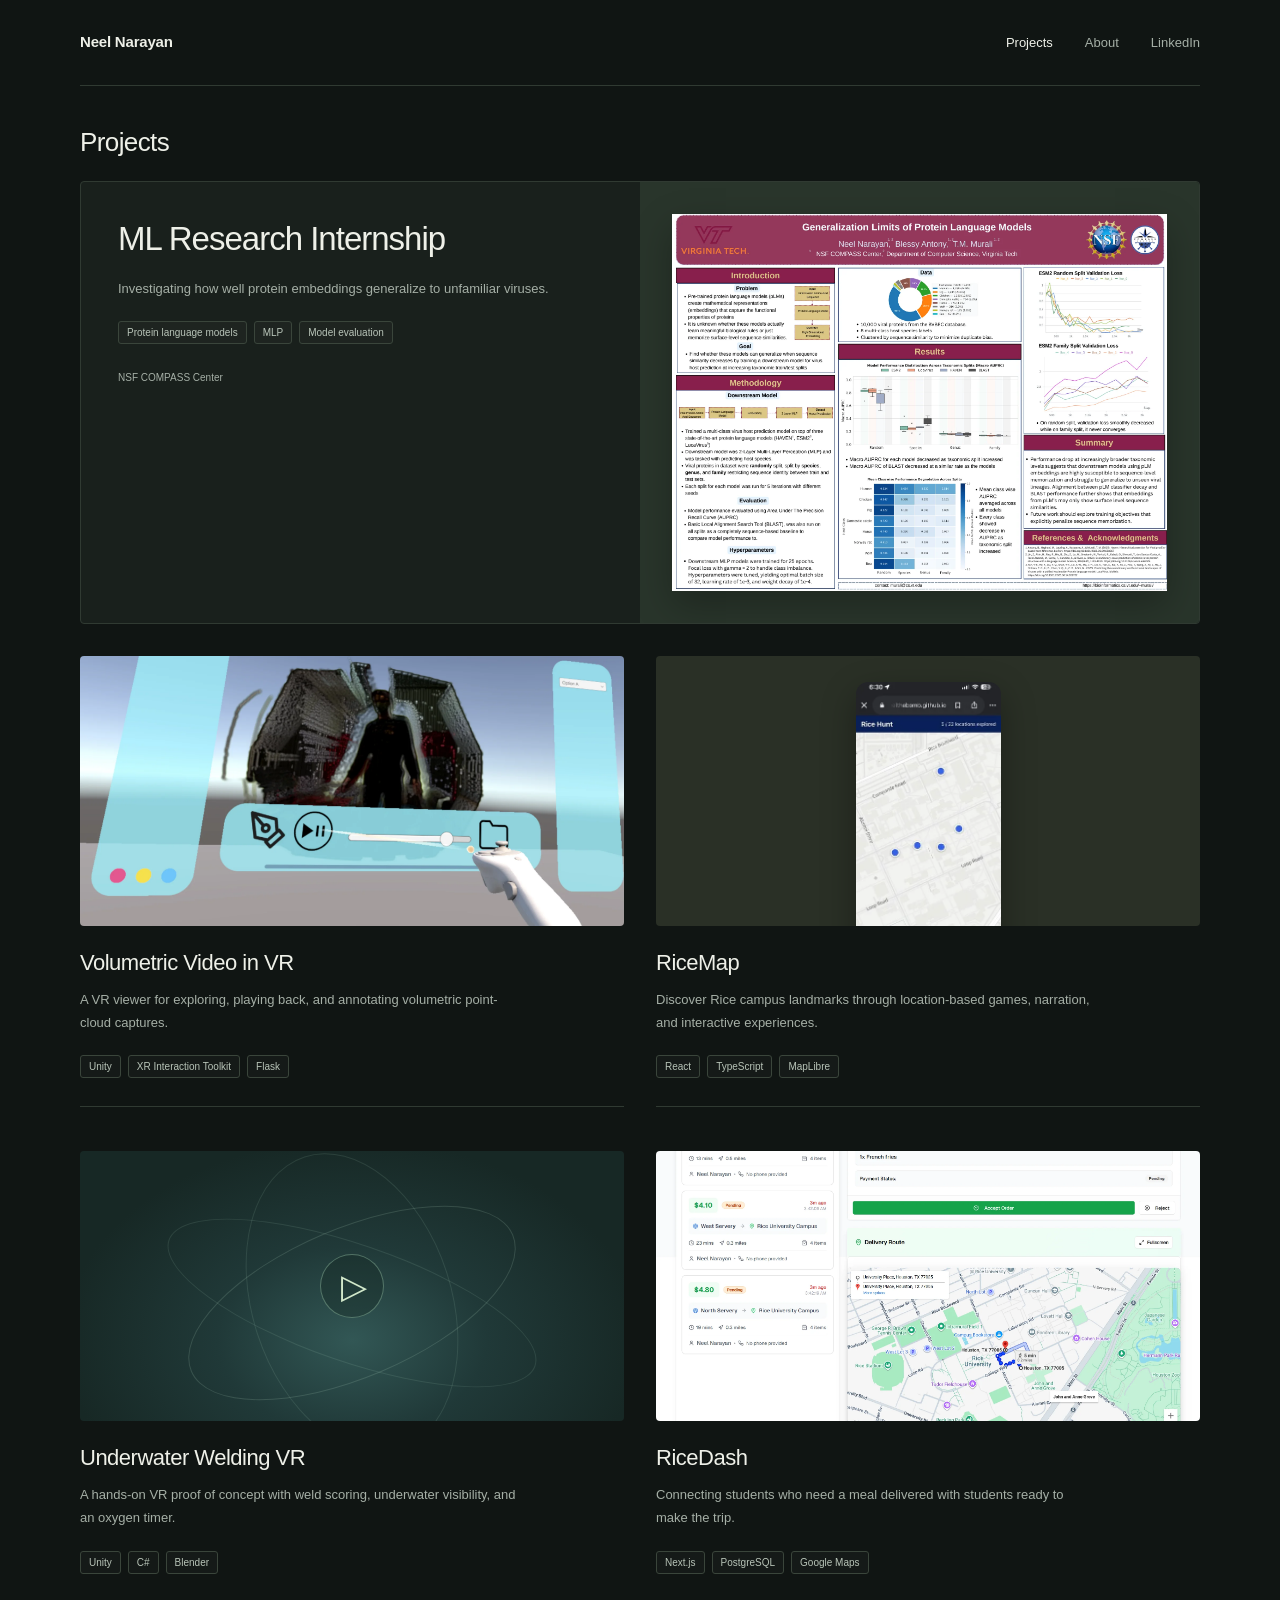
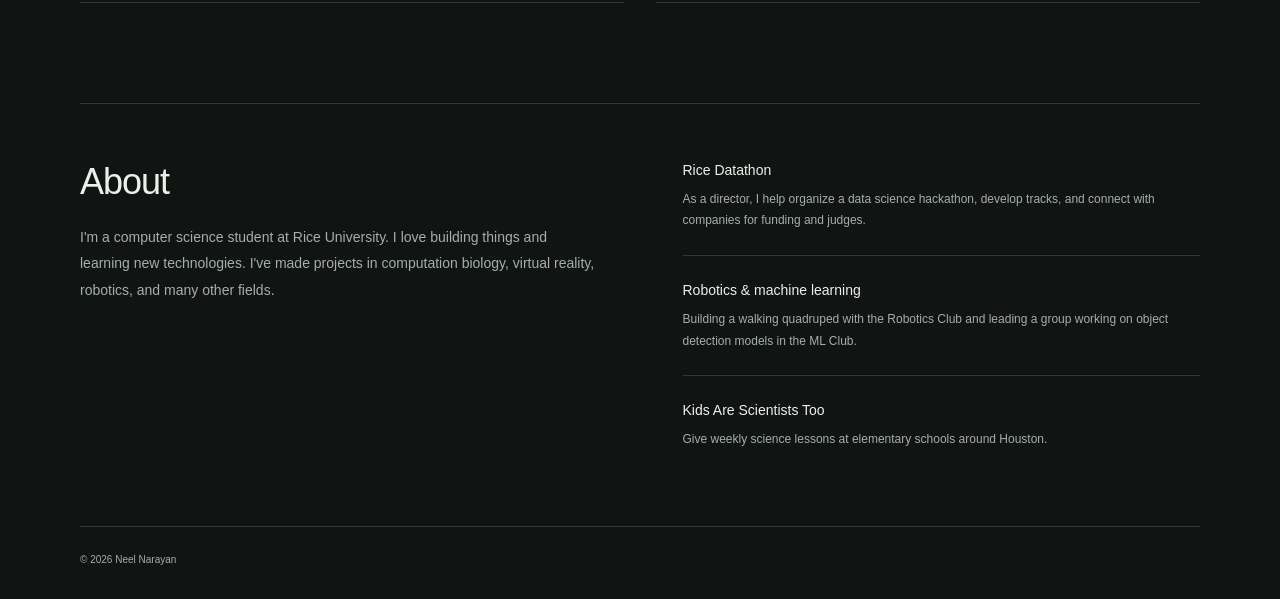
<file: index.html>
<!doctype html>
<html lang="en">
<head>
  <meta charset="utf-8">
  <meta name="viewport" content="width=device-width, initial-scale=1">
  <meta name="theme-color" content="#101513">
  <meta name="description" content="Neel Narayan’s projects in machine learning, virtual reality, and web development.">
  <title>Neel Narayan — Projects</title>
  <link rel="icon" href="assets/favicon.svg" type="image/svg+xml">
  <link rel="stylesheet" href="styles.css">
  <script src="content.js" defer></script>
  <script src="app.js" defer></script>
</head>
<body>
  <a class="skip-link" href="#main">Skip to content</a>
  <header id="header" class="site-header wrap"></header>
  <main id="main" class="wrap"></main>
  <footer id="footer" class="wrap"></footer>
  <noscript><div class="wrap"><h1>Neel Narayan</h1><p>Computer science student. Enable JavaScript to explore my project descriptions.</p><p><a href="assets/ml-poster.pdf">Research poster</a> · <a href="assets/welding-demo.mp4">VR welding demo</a> · <a href="https://github.com/NeelTheBomb">GitHub</a></p></div></noscript>
</body>
</html>
</file>
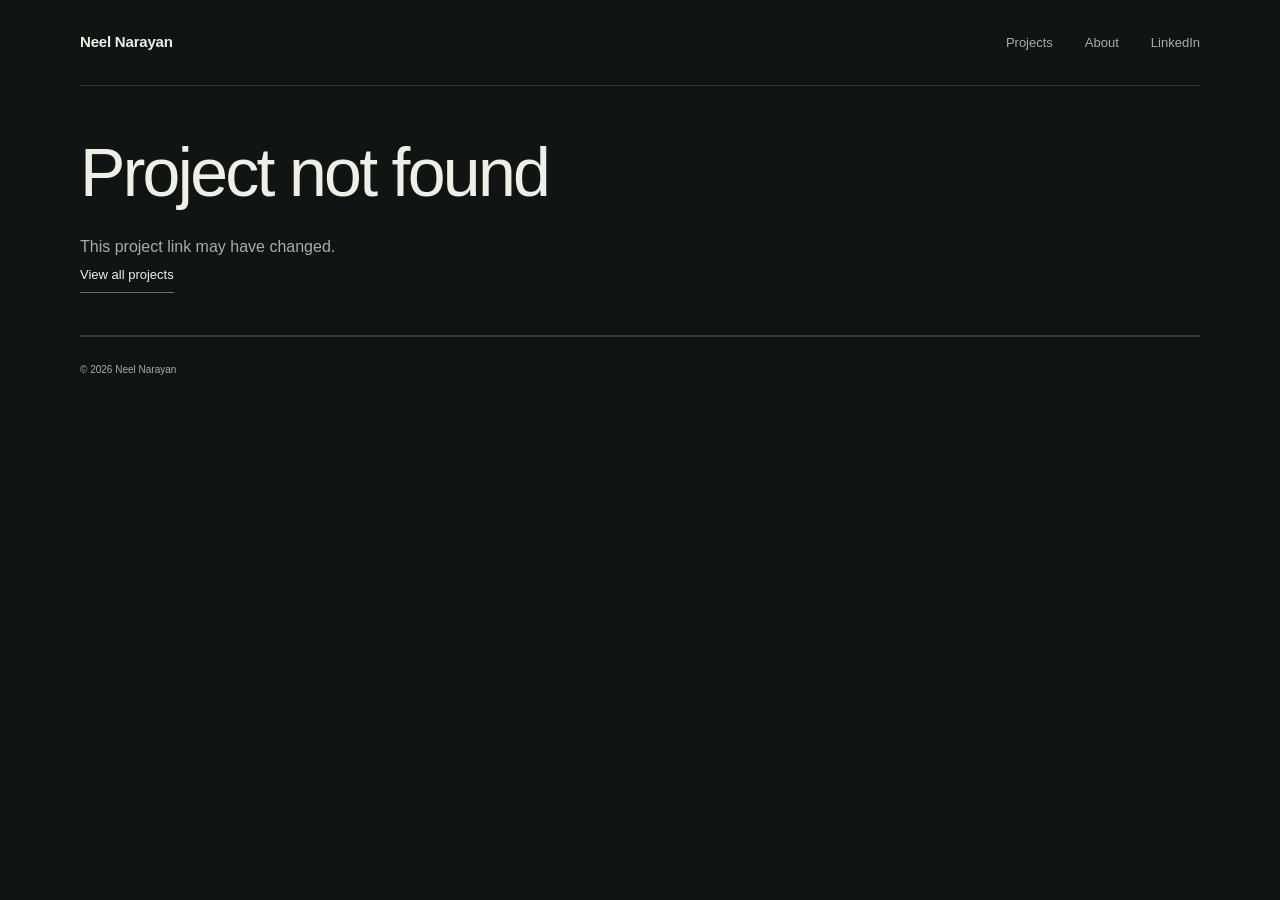
<file: project.html>
<!doctype html>
<html lang="en">
<head>
  <meta charset="utf-8">
  <meta name="viewport" content="width=device-width, initial-scale=1">
  <meta name="theme-color" content="#101513">
  <meta name="description" content="Explore a project by Neel Narayan.">
  <title>Project — Neel Narayan</title>
  <link rel="icon" href="assets/favicon.svg" type="image/svg+xml">
  <link rel="stylesheet" href="styles.css">
  <script src="content.js" defer></script>
  <script src="app.js" defer></script>
</head>
<body data-page="project">
  <a class="skip-link" href="#main">Skip to content</a>
  <header id="header" class="site-header wrap"></header>
  <main id="main" class="wrap"></main>
  <footer id="footer" class="wrap"></footer>
  <noscript><div class="wrap"><p>Enable JavaScript to read this project, or <a href="index.html">return home</a>.</p></div></noscript>
</body>
</html>
</file>
<file: styles.css>
/* Change these variables to restyle the entire portfolio. */
:root{color-scheme:dark;--bg:#101513;--surface:#19201c;--surface-light:#222d25;--text:#eef0e8;--muted:#a5afa6;--accent:#b6d6a8;--line:#303a32;--max:1120px;--radius:4px}
*{box-sizing:border-box}html{scroll-behavior:smooth;scroll-padding-top:30px}body{margin:0;background:var(--bg);color:var(--text);font-family:Inter,"Segoe UI",Arial,sans-serif;font-size:16px;line-height:1.65;-webkit-font-smoothing:antialiased}a{color:inherit;text-decoration:none}button,a{-webkit-tap-highlight-color:transparent}a:focus-visible,video:focus-visible{outline:2px solid var(--accent);outline-offset:6px}a:hover{color:var(--accent)}img,video{display:block;max-width:100%}p,h1,h2,h3,figure{margin:0}p{color:var(--muted)}.wrap{max-width:var(--max);width:calc(100% - 96px);margin-inline:auto}.skip-link{position:fixed;top:-80px;left:20px;padding:10px 18px;background:var(--accent);color:var(--bg);z-index:10}.skip-link:focus{top:10px}.site-header{display:flex;align-items:center;justify-content:space-between;padding-block:30px;border-bottom:1px solid var(--line)}.brand{display:flex;align-items:center;gap:12px;font-size:15px;font-weight:600;letter-spacing:-.2px}.monogram{display:grid;place-items:center;width:34px;height:34px;border:1px solid #61705e;border-radius:50%;font-size:10px;letter-spacing:1px;color:var(--accent)}nav{display:flex;gap:32px;font-size:13px;color:var(--muted)}nav a[aria-current]{color:var(--text)}nav a:last-child span{font-size:14px;margin-left:3px}.hero{padding:92px 0 62px;position:relative}.eyebrow{font-size:10px;line-height:1.5;text-transform:uppercase;font-weight:600;letter-spacing:1.8px;color:var(--accent)}.hero>.eyebrow{display:flex;align-items:center;gap:9px}.status-dot{width:6px;height:6px;background:var(--accent);border-radius:50%}h1{font-size:clamp(48px,6.7vw,84px);font-weight:450;letter-spacing:-4px;line-height:1.08}.hero h1{margin-top:25px}.hero-bottom{display:flex;justify-content:space-between;align-items:flex-end;margin-top:28px;gap:28px}.hero-bottom>p{max-width:465px;font-size:16px}.text-link{font-size:13px;font-weight:500;display:inline-flex;align-items:center;gap:22px;color:var(--text);border-bottom:1px solid #667660;padding-bottom:7px;white-space:nowrap}.text-link span{color:var(--accent);font-size:18px}.hero-index{display:block;margin-top:54px;font:9px/1.5 Consolas,monospace;letter-spacing:2px;color:#78867a}.section-heading{display:flex;justify-content:space-between;align-items:center;padding:42px 0 25px}h2{font-size:24px;line-height:1.3;letter-spacing:-.7px;font-weight:500}.section-heading h1{font-size:26px;letter-spacing:-.6px;font-weight:500}.count{font-family:Consolas,monospace;font-size:11px;color:var(--muted);margin-left:8px}.section-note{font-size:11px;color:var(--muted)}.featured{display:grid;grid-template-columns:1fr 1fr;background:var(--surface);border:1px solid var(--line);border-radius:var(--radius);overflow:hidden}.featured-copy{padding:37px;display:flex;flex-direction:column;align-items:flex-start}.featured h2{font-size:33px;line-height:1.22;letter-spacing:-1px;font-weight:450;margin:0 0 18px}.featured-copy>p:not(.eyebrow){font-size:13px;line-height:1.8}.tags{list-style:none;padding:0;display:flex;flex-wrap:wrap;gap:7px;margin:21px 0 0}.tags li{font-size:10px;color:#b8c4b8;background:#ffffff05;border:1px solid #3a453b;border-radius:3px;padding:3px 8px;line-height:1.5}.featured-copy>.text-link{margin-top:28px}.featured-context{font-size:10px;color:var(--muted);margin-top:26px}.featured-image{background:#29352b;display:flex;flex-direction:column;align-items:center;justify-content:center;gap:22px;padding:32px;position:relative;overflow:hidden}.featured-image img{width:100%;height:auto;box-shadow:0 14px 35px #0004;transition:transform .25s}.featured-image:hover img{transform:translateY(-4px)}.featured-image>span{display:flex;justify-content:space-between;width:100%;font:10px Consolas,monospace;color:#c5cec2}.project-grid{display:grid;grid-template-columns:1fr 1fr;gap:44px 32px;margin-top:32px}.project-card{position:relative;padding-bottom:28px;border-bottom:1px solid var(--line)}.project-visual{height:270px;overflow:hidden;border-radius:var(--radius);background:var(--surface-light)}.project-visual img{width:100%;height:100%;object-fit:cover;transition:transform .35s}.card-link:hover img{transform:scale(1.025)}.project-visual.phone{background:#2a3026;display:flex;justify-content:center;align-items:flex-start;padding-top:26px}.project-visual.phone img{width:145px;height:auto;object-fit:contain;box-shadow:0 12px 35px #0005;border-radius:12px}.card-copy{padding-top:23px}.card-copy .eyebrow{font-size:9px;letter-spacing:1.3px}.card-copy h3{font-size:22px;letter-spacing:-.5px;font-weight:500;line-height:1.3;margin:0 0 10px}.card-copy h3>span{float:right;color:var(--accent);font-size:20px}.card-copy>p:not(.eyebrow){font-size:13px;line-height:1.8;max-width:440px}.project-number{position:absolute;right:0;bottom:29px;font:10px Consolas,monospace;color:#8a968c}.welding{position:relative;display:flex;flex-direction:column;justify-content:center;padding:25px;background:radial-gradient(ellipse at 50% 70%,#325755 0,#203938 35%,#172825 75%);color:#b8cfbf}.demo-label{font:10px Consolas,monospace;letter-spacing:2px;z-index:1}.play-symbol{z-index:1;align-self:center;display:grid;place-items:center;border:1px solid #91bba077;border-radius:50%;width:64px;height:64px;font:34px Arial;padding-left:3px;color:#d1e8ca;background:#12262055}.visual-caption{display:flex;justify-content:space-between;z-index:1;font-size:11px}.weld-orbit{position:absolute;width:350px;height:150px;border:1px solid #b5dac02b;top:77px;left:calc(50% - 175px);border-radius:50%;transform:rotate(-23deg)}.weld-orbit:after,.weld-orbit:before{content:"";position:absolute;inset:15px -20px;border:1px solid #b5dac01f;border-radius:50%;transform:rotate(42deg)}.weld-orbit:after{transform:rotate(95deg);inset:-26px 20px}.about{display:grid;grid-template-columns:1fr 1fr;gap:85px;margin-top:100px;padding:55px 0 75px;border-top:1px solid var(--line)}.about h2{font-size:36px;letter-spacing:-1px;margin:0 0 18px}.about-intro{font-size:14px;line-height:1.9}.about-links{display:flex;gap:24px;flex-wrap:wrap;margin-top:25px}.activities article+article{margin-top:23px;padding-top:23px;border-top:1px solid var(--line)}.activities h3{font-size:14px;font-weight:500;margin-bottom:7px}.activities p{font-size:12px;line-height:1.8}footer{display:flex;justify-content:space-between;gap:20px;font-size:10px;color:var(--muted);border-top:1px solid var(--line);padding:25px 0 30px}.back-link{display:inline-block;margin-top:38px;font-size:12px;color:var(--muted)}.detail-hero{padding:50px 0 42px;border-bottom:1px solid var(--line)}.detail-hero h1{max-width:900px;font-size:clamp(40px,5.8vw,68px);letter-spacing:-2.7px;margin:0 0 25px}.detail-summary{max-width:700px;font-size:18px}.detail-meta{display:flex;align-items:center;flex-wrap:wrap;gap:20px;margin-top:30px;font-size:12px;color:var(--muted)}.detail-meta .tags{margin:0}.project-links{display:flex;gap:25px;margin-top:25px;flex-wrap:wrap}.project-story{max-width:820px;margin:55px auto}.project-story section{margin-bottom:35px}.story-number{font:12px Consolas,monospace;color:var(--accent);padding-top:7px}.project-story h2{font-size:23px;margin-bottom:12px}.project-story p{font-size:15px;line-height:1.9}.project-media{margin:55px 0 65px}.project-media video{width:100%;max-height:670px;background:#080c0a;border:1px solid var(--line);border-radius:var(--radius)}.media-gallery{display:grid;gap:20px}.media-gallery img{width:100%;height:auto;border-radius:var(--radius)}.media-gallery.phones{display:flex;align-items:flex-start;justify-content:center;padding:35px;gap:35px;background:var(--surface)}.media-gallery.phones img{width:28%;height:auto;border-radius:12px}figcaption{font-size:11px;color:var(--muted);margin-top:16px;max-width:800px}.next-project{display:flex;align-items:center;justify-content:space-between;border-top:1px solid var(--line);padding:35px 0 50px}.next-project .eyebrow{display:block;margin-bottom:10px}.next-project strong{font-size:26px;font-weight:450;letter-spacing:-.6px}.next-project>span:last-child{font-size:35px;color:var(--accent)}
@media(min-width:1600px){.hero{padding-top:110px}}
@media(max-width:800px){.wrap{width:calc(100% - 48px)}.hero{padding-top:65px}h1{letter-spacing:-2.5px}.featured-copy{padding:27px}.featured h2{font-size:27px}.featured-image{padding:22px}.project-visual{height:220px}.about{gap:40px}.project-grid{gap:32px 24px}.tags li{font-size:9px}.detail-summary{font-size:16px}}
@media(max-width:580px){.wrap{width:calc(100% - 36px)}.site-header{padding-block:22px}.brand{font-size:12px;gap:8px}.monogram{width:29px;height:29px;font-size:9px}nav{gap:16px;font-size:11px}.hero{padding:55px 0 36px}.hero h1{font-size:49px;letter-spacing:-2.6px}.hero .eyebrow{font-size:9px}.hero-bottom{display:block;margin-top:25px}.hero-bottom>p{font-size:14px}.hero-bottom>.text-link{margin-top:25px}.hero-index{margin-top:36px;font-size:8px}.section-note{display:none}.featured{grid-template-columns:1fr}.featured-copy{padding:27px}.featured h2{font-size:30px}.featured-image{padding:25px}.featured-image img{max-width:420px}.project-grid{grid-template-columns:1fr;gap:30px}.project-visual{height:240px}.project-visual.phone img{width:142px}.project-card{padding-bottom:24px}.project-number{bottom:25px}.card-copy h3{font-size:23px}.about{grid-template-columns:1fr;gap:35px;margin-top:60px;padding:35px 0 45px}.about h2{font-size:31px}footer{font-size:9px;flex-wrap:wrap;gap:15px}footer>span:nth-child(2){display:none}.detail-hero{padding-top:35px}.detail-hero h1{font-size:43px;letter-spacing:-1.8px}.detail-meta{gap:16px}.project-story{margin-top:35px}.project-story h2{font-size:21px}.project-story p{font-size:14px}.media-gallery.phones{padding:20px;gap:15px}.media-gallery.phones img{width:45%}.next-project strong{font-size:23px}.project-media{margin-block:35px 45px}}
@media(prefers-reduced-motion:reduce){html{scroll-behavior:auto}*,*:before,*:after{transition:none!important}}
</file>
